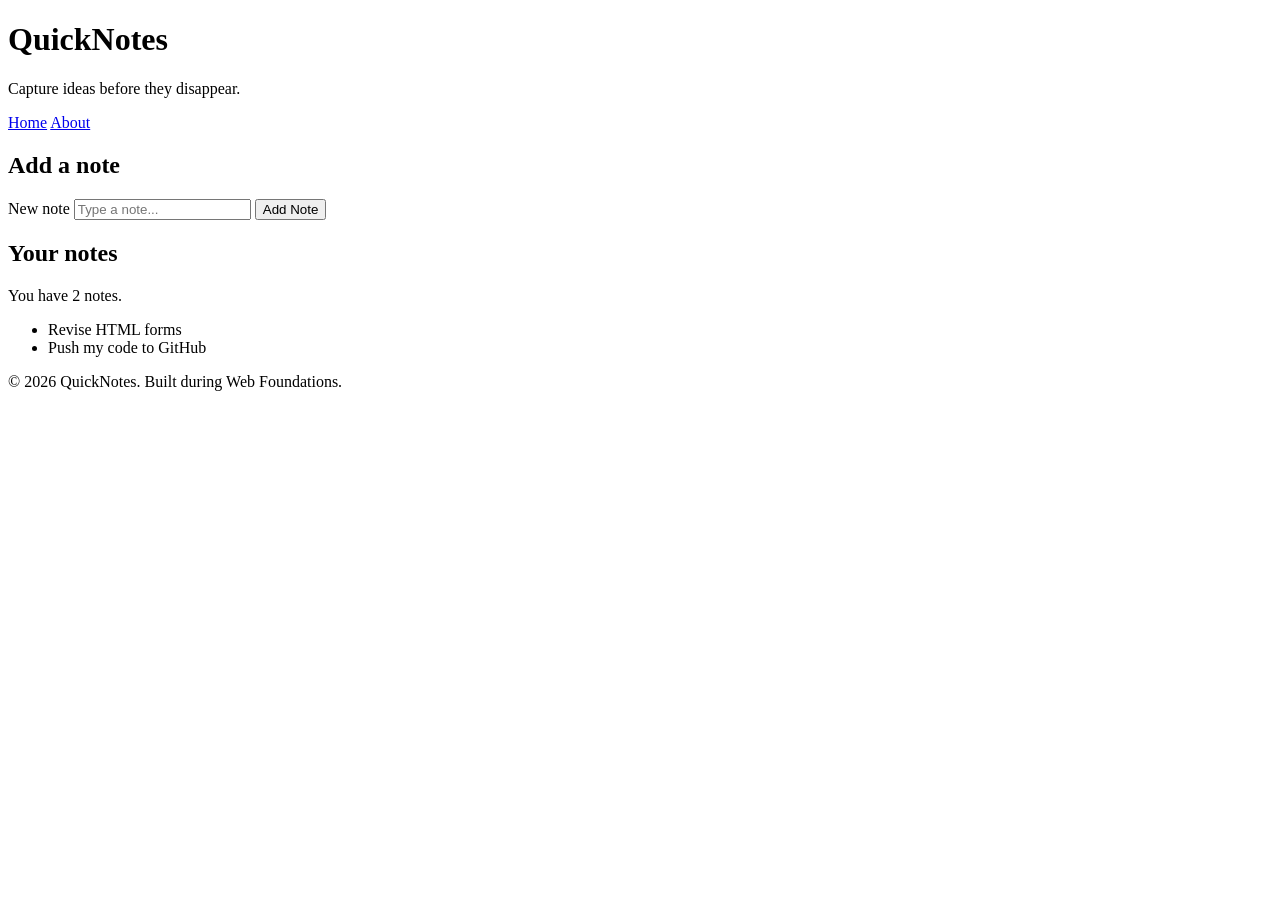
<file: index.html>
<!DOCTYPE html>
<html lang="en">
  <head>
    <meta charset="UTF-8" />
    <meta name="viewport" content="width=device-width, initial-scale=1.0" />
    <title>QuickNotes</title>
  </head>
  <body>
    <header>
      <h1>QuickNotes</h1>
      <p>Capture ideas before they disappear.</p>

      <nav>
        <a href="index.html">Home</a>
        <a href="about.html">About</a>
      </nav>
    </header>

    <main>
      <section>
        <h2>Add a note</h2>
        <form id="note-form">
          <label for="note-input">New note</label>
          <input
            type="text"
            id="note-input"
            placeholder="Type a note..."
          />
          <button type="submit">Add Note</button>
        </form>
      </section>

      <section>
        <h2>Your notes</h2>
        <p id="note-count">You have 2 notes.</p>
        <ul id="notes-list">
          <li>Revise HTML forms</li>
          <li>Push my code to GitHub</li>
        </ul>
      </section>
    </main>

    <footer>
      <p>&copy; 2026 QuickNotes. Built during Web Foundations.</p>
    </footer>
  </body>
</html>
</file>
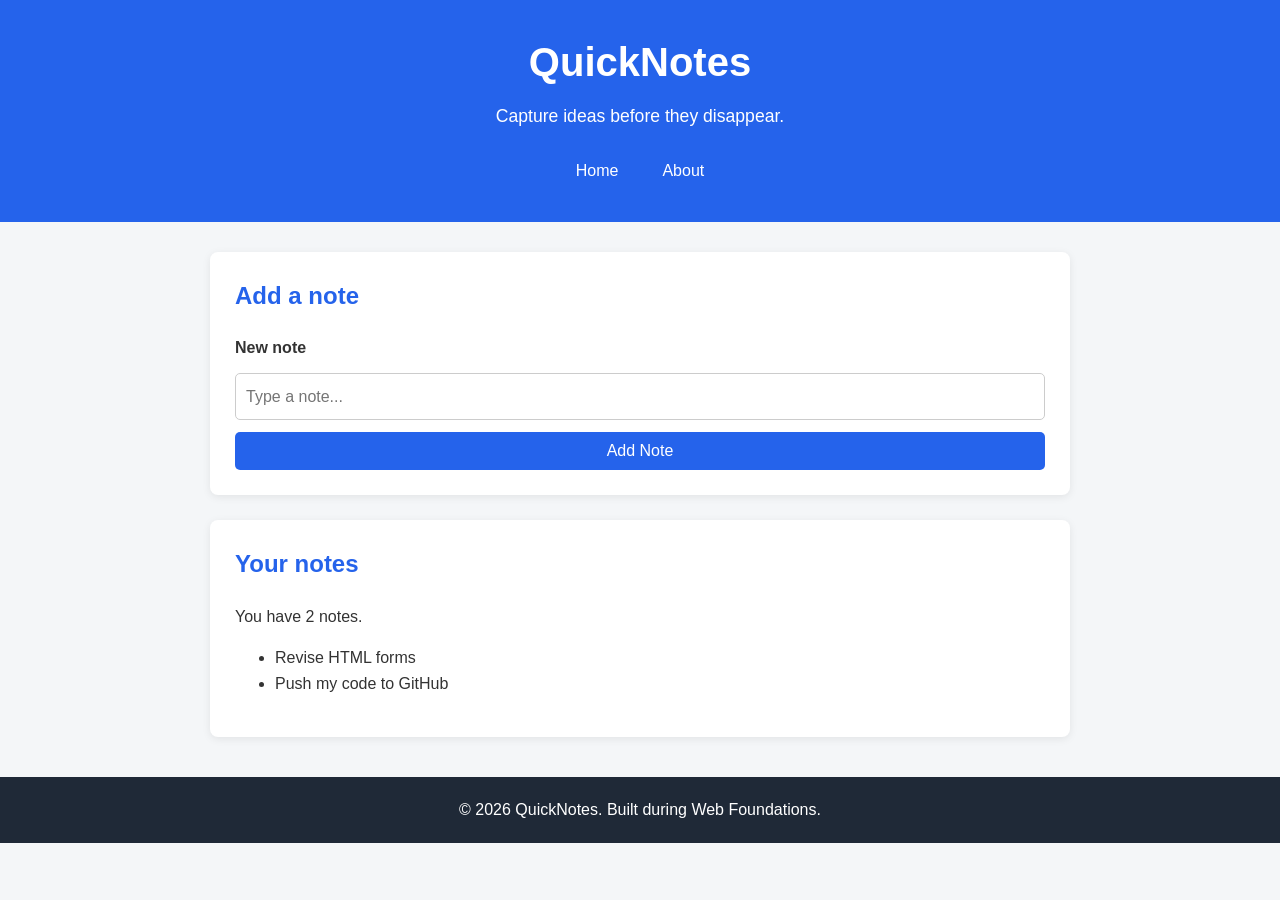
<file: day2/index.html>
<!DOCTYPE html>
<html lang="en">
  <head>
    <meta charset="UTF-8" />
    <meta name="viewport" content="width=device-width, initial-scale=1.0" />
    <title>QuickNotes</title>
    <link rel="stylesheet" href="style.css" />

    <header>
      <h1>QuickNotes</h1>
      <p>Capture ideas before they disappear.</p>

      <nav>
        <a href="index.html">Home</a>
        <a href="about.html">About</a>
      </nav>
    </header>

    <main>
      <section>
        <h2>Add a note</h2>
        <form id="note-form">
          <label for="note-input">New note</label>
          <input
            type="text"
            id="note-input"
            placeholder="Type a note..."
          />
          <button type="submit">Add Note</button>
        </form>
      </section>

      <section>
        <h2>Your notes</h2>
        <p id="note-count">You have 2 notes.</p>
        <ul id="notes-list">
          <li>Revise HTML forms</li>
          <li>Push my code to GitHub</li>
        </ul>
      </section>
    </main>

    <footer>
      <p>&copy; 2026 QuickNotes. Built during Web Foundations.</p>
    </footer>
  </body>
</html>
</file>
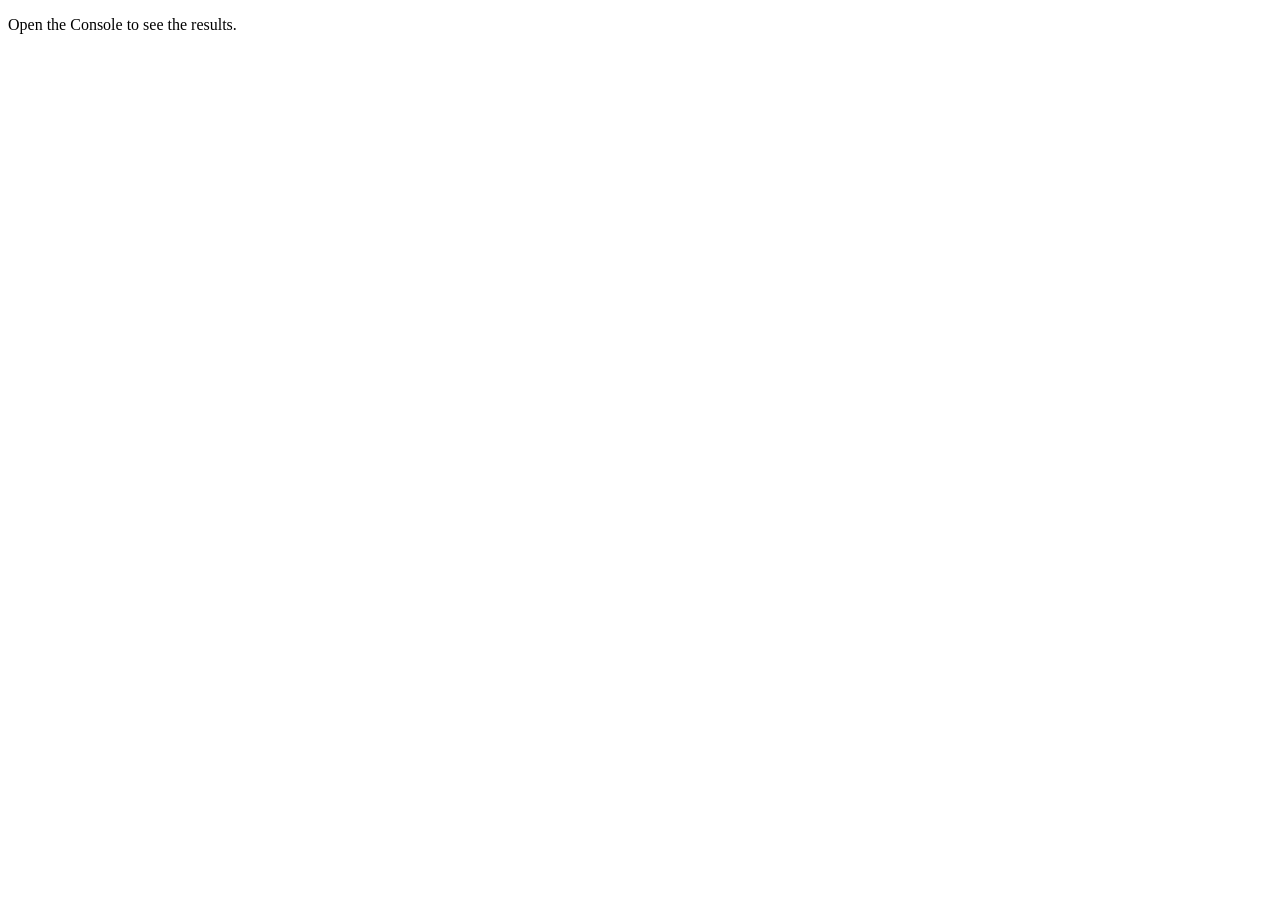
<file: day3/index.html>
<!DOCTYPE html>
<html lang="en">
  <head>
    <meta charset="UTF-8" />
    <meta name="viewport" content="width=device-width, initial-scale=1.0" />
    <title>Notes Toolkit</title>
    <script src="script.js" defer></script>
  </head>

  <body>
    <p>Open the Console to see the results.</p>
  </body>
</html>
</file>
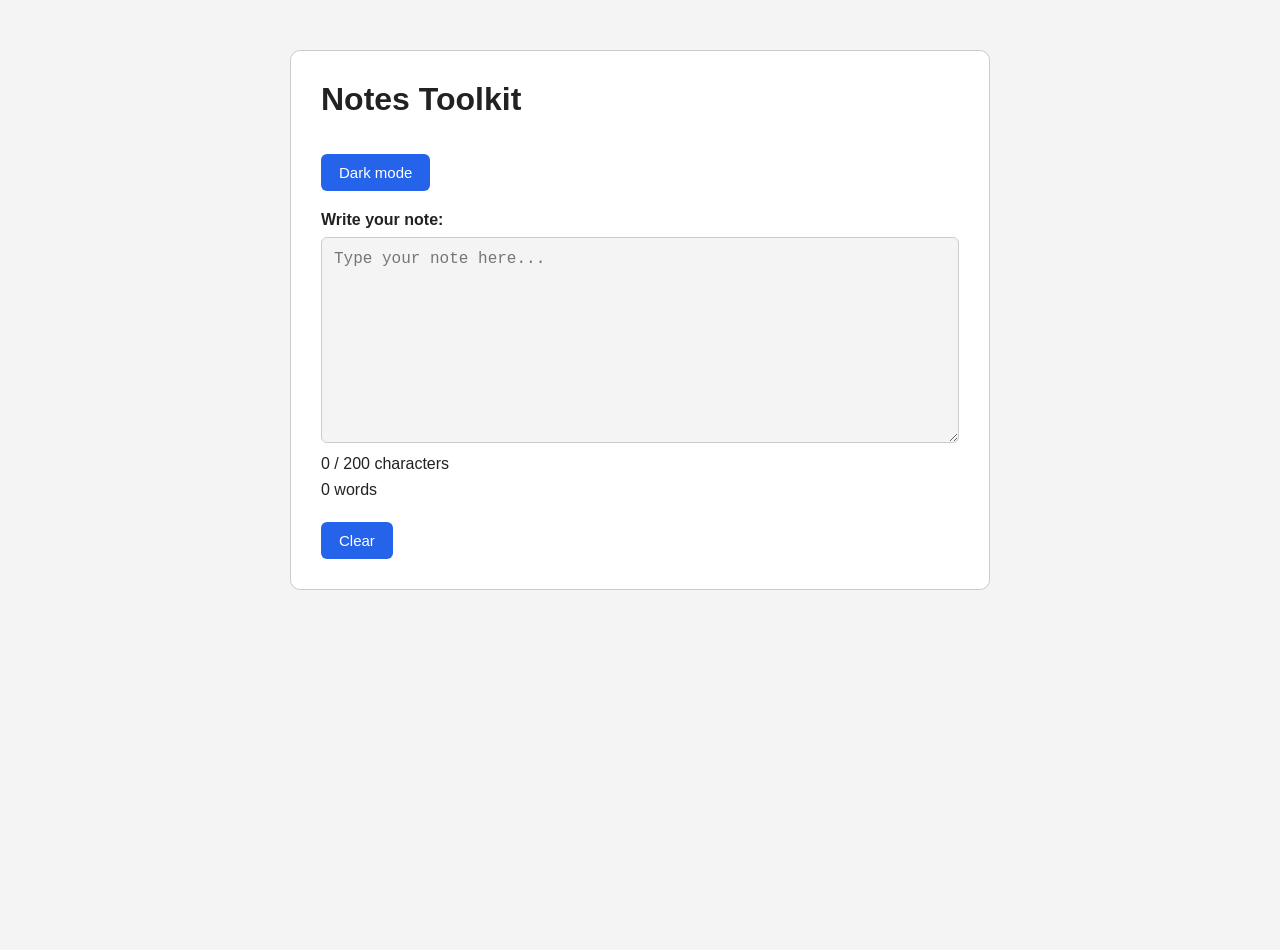
<file: day4/index.html>
<!DOCTYPE html>
<html lang="en">
  <head>
    <meta charset="UTF-8" />
    <meta name="viewport" content="width=device-width, initial-scale=1.0" />
    <title>Notes Toolkit - Day 4</title>

    <link rel="stylesheet" href="style.css" />
    <script src="script.js" defer></script>
  </head>

  <body>
    <main class="container">
      <h1>Notes Toolkit</h1>

      <button id="theme-toggle" type="button">Dark mode</button>

      <label for="note-text">Write your note:</label>

      <textarea
        id="note-text"
        rows="10"
        maxlength="250"
        placeholder="Type your note here..."
      ></textarea>

      <p id="char-count">0 / 200 characters</p>
      <p id="word-count">0 words</p>

      <button id="clear-btn" type="button">Clear</button>
    </main>
  </body>
</html>
</file>
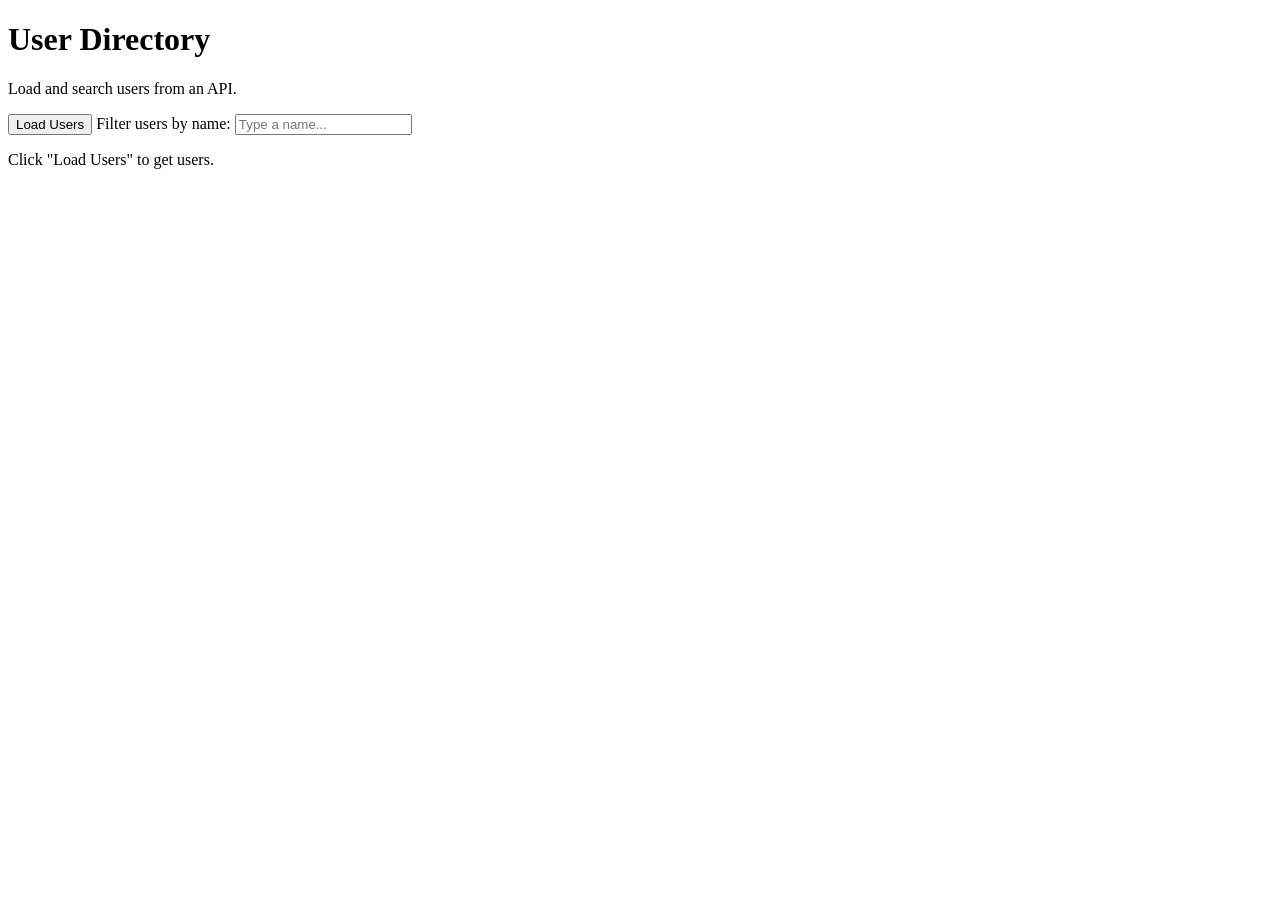
<file: day5/index.html>
<!DOCTYPE html>
<html lang="en">
  <head>
    <meta charset="UTF-8" />
    <meta name="viewport" content="width=device-width, initial-scale=1.0" />

    <title>Day 5 - User Directory</title>

    <script src="users.js" defer></script>
  </head>

  <body>
    <header>
      <h1>User Directory</h1>
      <p>Load and search users from an API.</p>
    </header>

    <main>
      <section>
        <button id="load-users" type="button">Load Users</button>

        <label for="filter-input">Filter users by name:</label>
        <input
          type="text"
          id="filter-input"
          placeholder="Type a name..."
        />

        <p id="status">Click "Load Users" to get users.</p>

        <ul id="users-list"></ul>
      </section>
    </main>
  </body>
</html>
</file>
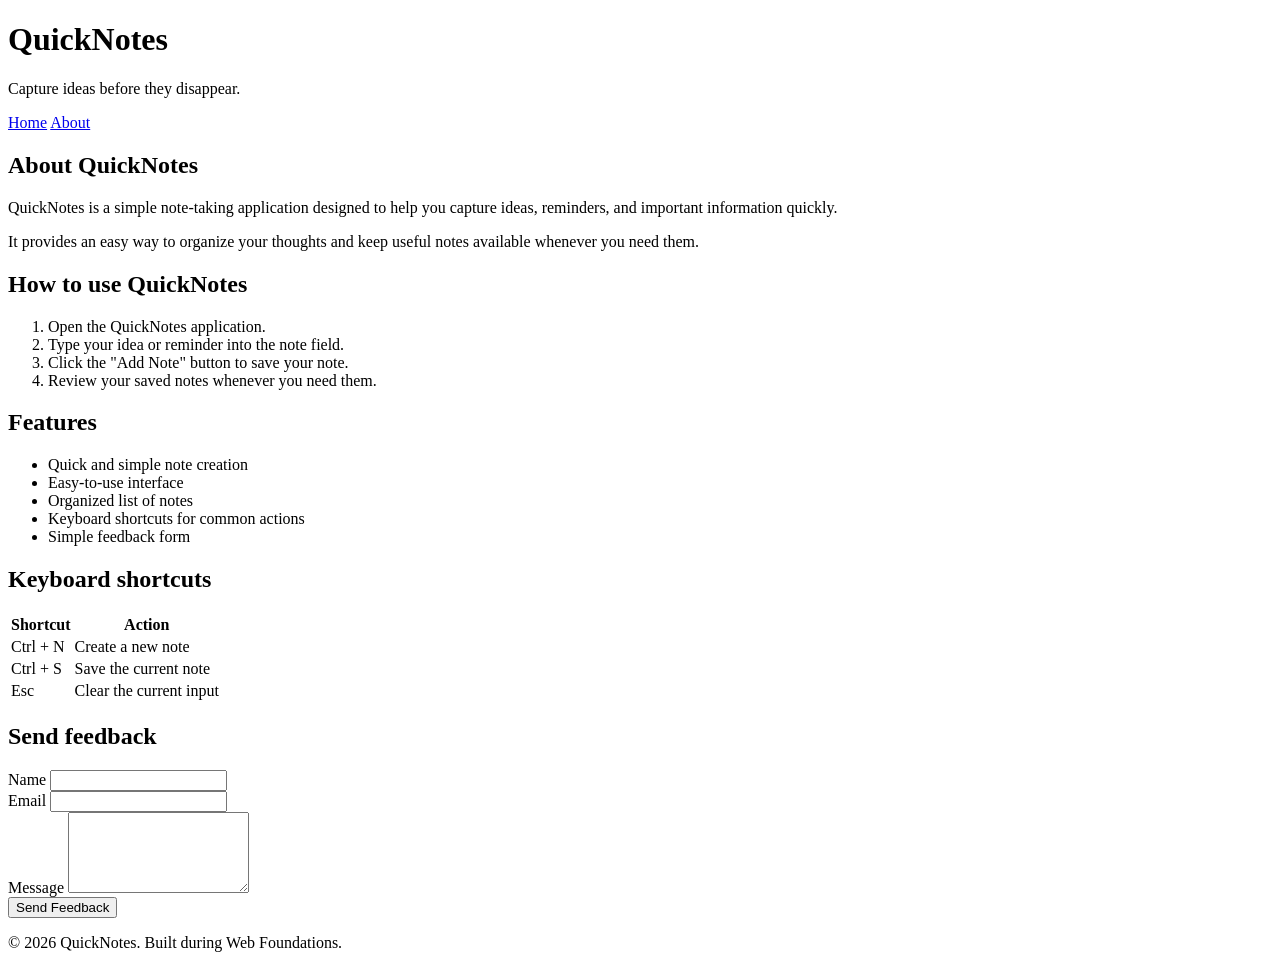
<file: about.html>
<!DOCTYPE html>
<html lang="en">
  <head>
    <meta charset="UTF-8" />
    <meta name="viewport" content="width=device-width, initial-scale=1.0" />
    <title>About QuickNotes</title>
  </head>

  <body>
    <header>
      <h1>QuickNotes</h1>
      <p>Capture ideas before they disappear.</p>

      <nav>
        <a href="index.html">Home</a>
        <a href="about.html">About</a>
      </nav>
    </header>

    <main>
      <h2>About QuickNotes</h2>

      <p>
        QuickNotes is a simple note-taking application designed to help you
        capture ideas, reminders, and important information quickly.
      </p>

      <p>
        It provides an easy way to organize your thoughts and keep useful
        notes available whenever you need them.
      </p>

      <section>
        <h2>How to use QuickNotes</h2>

        <ol>
          <li>Open the QuickNotes application.</li>
          <li>Type your idea or reminder into the note field.</li>
          <li>Click the "Add Note" button to save your note.</li>
          <li>Review your saved notes whenever you need them.</li>
        </ol>
      </section>

      <section>
        <h2>Features</h2>

        <ul>
          <li>Quick and simple note creation</li>
          <li>Easy-to-use interface</li>
          <li>Organized list of notes</li>
          <li>Keyboard shortcuts for common actions</li>
          <li>Simple feedback form</li>
        </ul>
      </section>

      <section>
        <h2>Keyboard shortcuts</h2>

        <table>
          <thead>
            <tr>
              <th>Shortcut</th>
              <th>Action</th>
            </tr>
          </thead>

          <tbody>
            <tr>
              <td>Ctrl + N</td>
              <td>Create a new note</td>
            </tr>
            <tr>
              <td>Ctrl + S</td>
              <td>Save the current note</td>
            </tr>
            <tr>
              <td>Esc</td>
              <td>Clear the current input</td>
            </tr>
          </tbody>
        </table>
      </section>

      <section>
        <h2>Send feedback</h2>

        <form id="feedback-form">
          <div>
            <label for="feedback-name">Name</label>
            <input
              type="text"
              id="feedback-name"
              name="name"
              required
            />
          </div>

          <div>
            <label for="feedback-email">Email</label>
            <input
              type="email"
              id="feedback-email"
              name="email"
              required
            />
          </div>

          <div>
            <label for="feedback-message">Message</label>
            <textarea
              id="feedback-message"
              name="message"
              rows="5"
              required
            ></textarea>
          </div>

          <button type="submit">Send Feedback</button>
        </form>
      </section>
    </main>

    <footer>
      <p>&copy; 2026 QuickNotes. Built during Web Foundations.</p>
    </footer>
  </body>
</html>
</file>
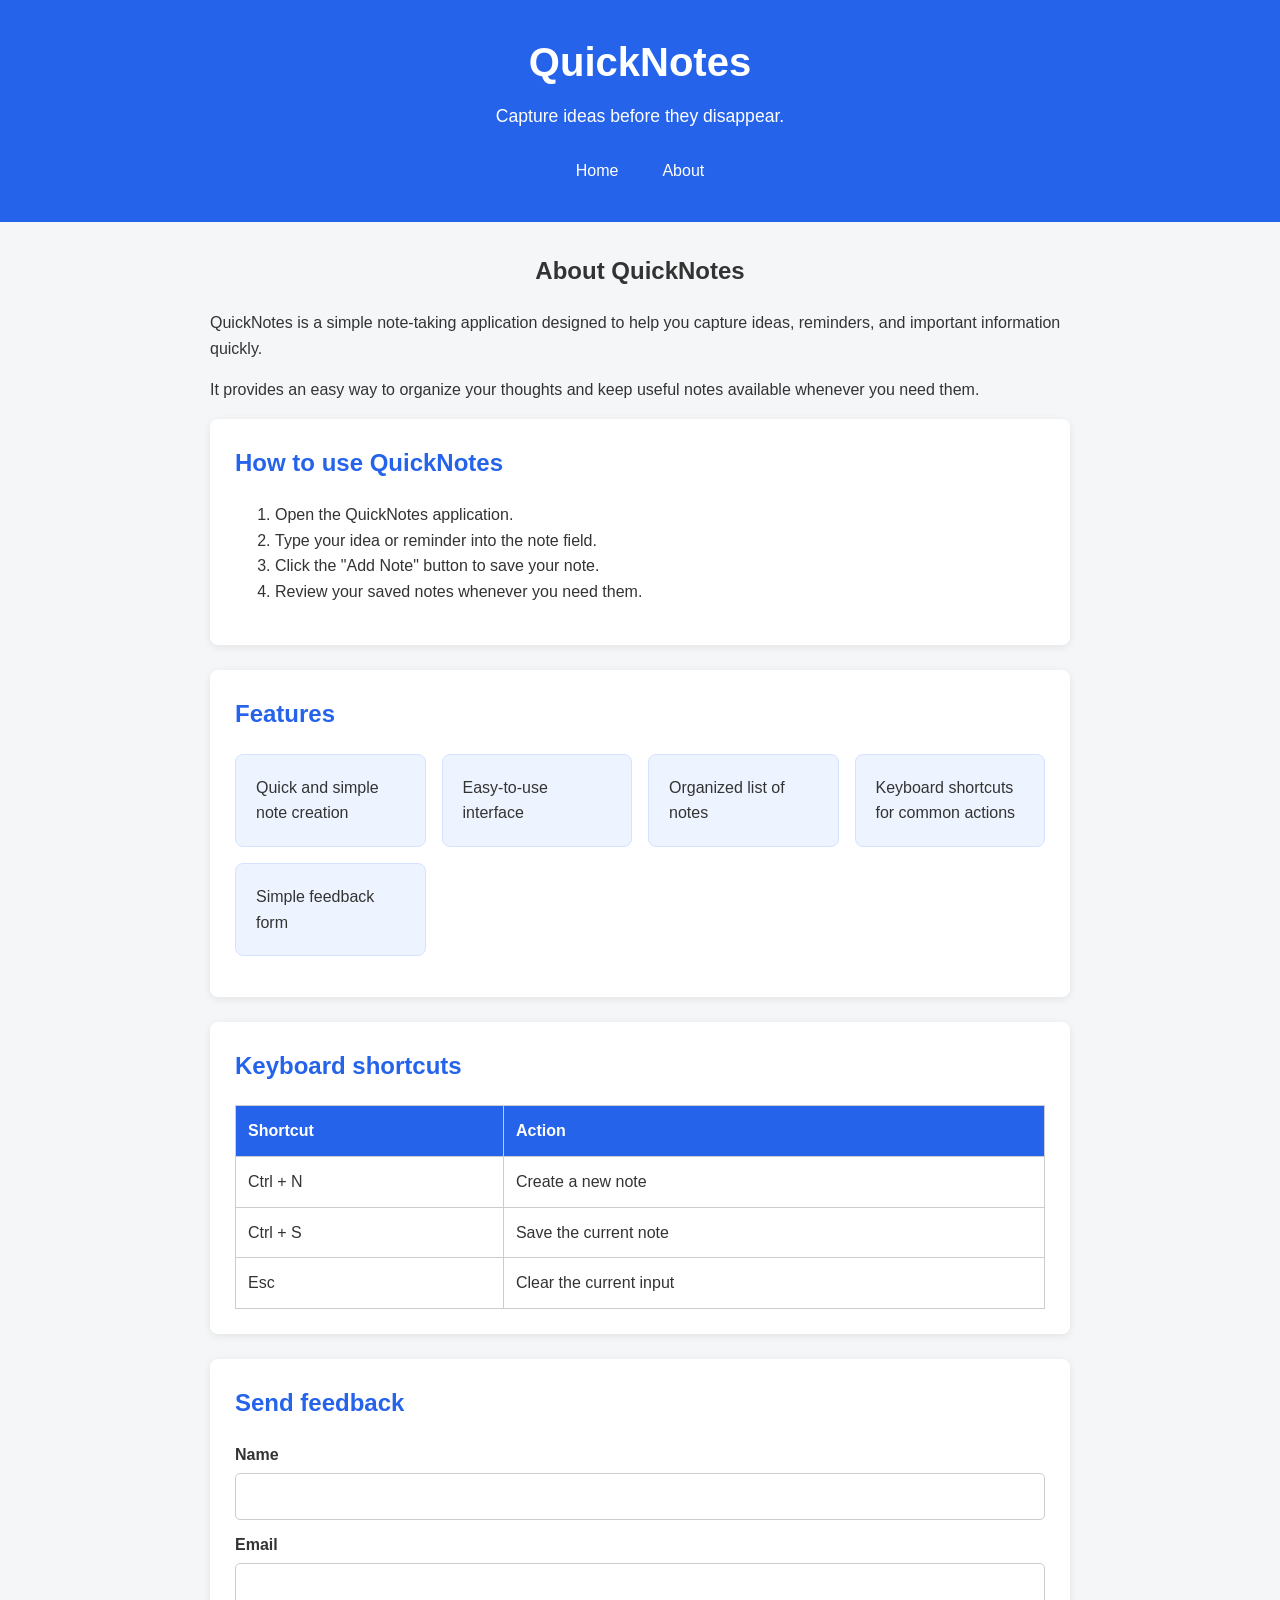
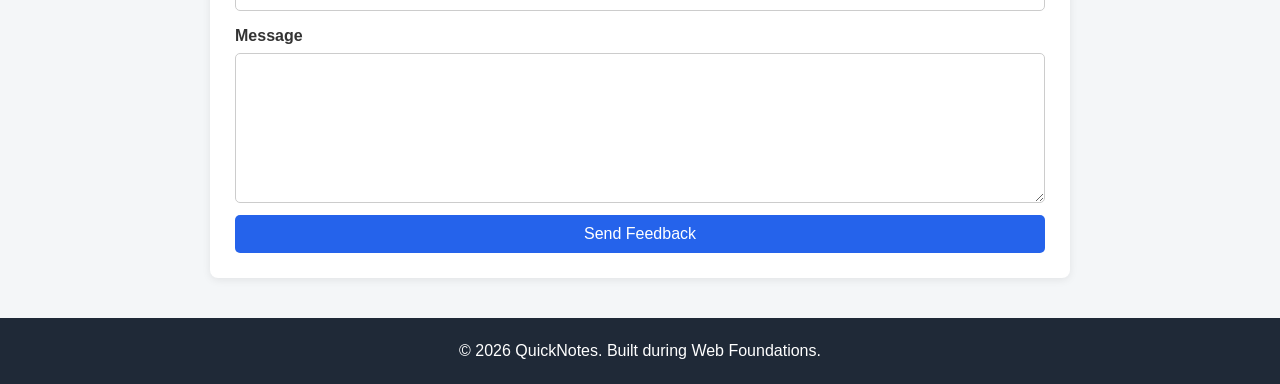
<file: day2/about.html>
<!DOCTYPE html>
<html lang="en">
  <head>
    <meta charset="UTF-8" />
    <meta name="viewport" content="width=device-width, initial-scale=1.0" />
    <title>About QuickNotes</title>
     <link rel="stylesheet" href="style.css" />
  </head>

  <body>
    <header>
      <h1>QuickNotes</h1>
      <p>Capture ideas before they disappear.</p>

      <nav>
        <a href="index.html">Home</a>
        <a href="about.html">About</a>
      </nav>
    </header>

    <main>
      <h2>About QuickNotes</h2>

      <p>
        QuickNotes is a simple note-taking application designed to help you
        capture ideas, reminders, and important information quickly.
      </p>

      <p>
        It provides an easy way to organize your thoughts and keep useful
        notes available whenever you need them.
      </p>

      <section>
        <h2>How to use QuickNotes</h2>

        <ol>
          <li>Open the QuickNotes application.</li>
          <li>Type your idea or reminder into the note field.</li>
          <li>Click the "Add Note" button to save your note.</li>
          <li>Review your saved notes whenever you need them.</li>
        </ol>
      </section>

      <section>
        <h2>Features</h2>

        <ul class="features">
          <li>Quick and simple note creation</li>
          <li>Easy-to-use interface</li>
          <li>Organized list of notes</li>
          <li>Keyboard shortcuts for common actions</li>
          <li>Simple feedback form</li>
        </ul>
      </section>

      <section>
        <h2>Keyboard shortcuts</h2>

        <table>
          <thead>
            <tr>
              <th>Shortcut</th>
              <th>Action</th>
            </tr>
          </thead>

          <tbody>
            <tr>
              <td>Ctrl + N</td>
              <td>Create a new note</td>
            </tr>
            <tr>
              <td>Ctrl + S</td>
              <td>Save the current note</td>
            </tr>
            <tr>
              <td>Esc</td>
              <td>Clear the current input</td>
            </tr>
          </tbody>
        </table>
      </section>

      <section>
        <h2>Send feedback</h2>

        <form id="feedback-form">
          <div>
            <label for="feedback-name">Name</label>
            <input
              type="text"
              id="feedback-name"
              name="name"
              required
            />
          </div>

          <div>
            <label for="feedback-email">Email</label>
            <input
              type="email"
              id="feedback-email"
              name="email"
              required
            />
          </div>

          <div>
            <label for="feedback-message">Message</label>
            <textarea
              id="feedback-message"
              name="message"
              rows="5"
              required
            ></textarea>
          </div>

          <button type="submit">Send Feedback</button>
        </form>
      </section>
    </main>

    <footer>
      <p>&copy; 2026 QuickNotes. Built during Web Foundations.</p>
    </footer>
  </body>
</html>
</file>
<file: day2/style.css>
/* =========================
   Box-sizing Reset
   ========================= */

* {
  box-sizing: border-box;
}

html {
  margin: 0;
  padding: 0;
}

body {
  margin: 0;
  padding: 0;
  font-family: Arial, sans-serif;
  line-height: 1.6;
  background-color: #f4f6f8;
  color: #333;
}

/* =========================
   Header
   ========================= */

header {
  background-color: #2563eb;
  color: white;
  text-align: center;
  padding: 30px 20px;
}

header h1 {
  margin: 0;
  font-size: 2.5rem;
}

header p {
  margin: 8px 0 20px;
  font-size: 1.1rem;
}

/* =========================
   Navigation
   ========================= */

nav {
  display: flex;
  justify-content: center;
  align-items: center;
  gap: 16px;
}

nav a {
  color: white;
  text-decoration: none;
  padding: 8px 14px;
  border-radius: 5px;
  transition: background-color 0.3s ease, color 0.3s ease;
}

nav a:hover {
  background-color: white;
  color: #2563eb;
}

/* =========================
   Main Content
   ========================= */

main {
  max-width: 900px;
  margin: 30px auto;
  padding: 0 20px;
}

main > h2 {
  text-align: center;
}

/* =========================
   Sections / Cards
   ========================= */

section {
  background-color: white;
  padding: 25px;
  margin-bottom: 25px;
  border-radius: 8px;
  box-shadow: 0 2px 8px rgba(0, 0, 0, 0.08);
}

section h2 {
  margin-top: 0;
  color: #2563eb;
}

/* =========================
   Features Grid
   ========================= */

.features {
  display: grid;
  grid-template-columns: repeat(auto-fit, minmax(180px, 1fr));
  gap: 16px;
  padding: 0;
  list-style: none;
}

.features li {
  background-color: #eef4ff;
  padding: 20px;
  border-radius: 8px;
  border: 1px solid #d6e3ff;
}

/* =========================
   Forms
   ========================= */

form {
  display: flex;
  flex-direction: column;
  gap: 12px;
}

form div {
  display: flex;
  flex-direction: column;
  gap: 5px;
}

label {
  font-weight: bold;
}

input,
textarea {
  width: 100%;
  padding: 10px;
  font: inherit;
  border: 1px solid #ccc;
  border-radius: 5px;
}

textarea {
  resize: vertical;
}

/* =========================
   Buttons
   ========================= */

button {
  padding: 10px 18px;
  background-color: #2563eb;
  color: white;
  border: none;
  border-radius: 5px;
  cursor: pointer;
  font-size: 1rem;
  transition: background-color 0.3s ease, transform 0.2s ease;
}

button:hover {
  background-color: #1d4ed8;
  transform: translateY(-2px);
}

/* =========================
   Keyboard Shortcuts Table
   ========================= */

table {
  width: 100%;
  border-collapse: collapse;
}

th,
td {
  border: 1px solid #ccc;
  padding: 12px;
  text-align: left;
}

th {
  background-color: #2563eb;
  color: white;
}

/* =========================
   Footer
   ========================= */

footer {
  background-color: #1f2937;
  color: white;
  text-align: center;
  padding: 20px;
  margin-top: 40px;
}

footer p {
  margin: 0;
}

/* =========================
   Responsive Design
   ========================= */

@media (max-width: 600px) {
  header {
    padding: 20px 10px;
  }

  header h1 {
    font-size: 2rem;
  }

  header p {
    font-size: 1rem;
  }

  nav {
    gap: 10px;
  }

  main {
    margin: 20px auto;
    padding: 0 10px;
  }

  section {
    padding: 18px;
  }

  .features {
    grid-template-columns: 1fr;
  }

  table {
    font-size: 0.9rem;
  }
}
</file>
<file: day4/style.css>
:root {
  --bg-color: #f4f4f4;
  --text-color: #222222;
  --card-color: #ffffff;
  --border-color: #cccccc;
  --button-color: #2563eb;
  --button-text: #ffffff;
  --warning-color: orange;
  --over-color: red;
}

body.dark {
  --bg-color: #121212;
  --text-color: #f5f5f5;
  --card-color: #1e1e1e;
  --border-color: #444444;
  --button-color: #4f8cff;
  --button-text: #ffffff;
}

* {
  box-sizing: border-box;
}

body {
  margin: 0;
  min-height: 100vh;
  background-color: var(--bg-color);
  color: var(--text-color);
  font-family: Arial, sans-serif;
  transition: background-color 0.3s, color 0.3s;
}

.container {
  width: 90%;
  max-width: 700px;
  margin: 50px auto;
  padding: 30px;
  background-color: var(--card-color);
  border: 1px solid var(--border-color);
  border-radius: 10px;
}

h1 {
  margin-top: 0;
}

label {
  display: block;
  margin: 20px 0 8px;
  font-weight: bold;
}

textarea {
  width: 100%;
  padding: 12px;
  border: 1px solid var(--border-color);
  border-radius: 6px;
  background-color: var(--bg-color);
  color: var(--text-color);
  font-size: 16px;
  resize: vertical;
}

button {
  margin-top: 15px;
  padding: 10px 18px;
  border: none;
  border-radius: 6px;
  background-color: var(--button-color);
  color: var(--button-text);
  cursor: pointer;
  font-size: 15px;
  transition: opacity 0.2s, transform 0.2s;
}

button:hover {
  opacity: 0.85;
  transform: translateY(-1px);
}

#char-count,
#word-count {
  margin: 8px 0;
}

.warning {
  color: var(--warning-color);
}

.over {
  color: var(--over-color);
  font-weight: bold;
}
</file>
